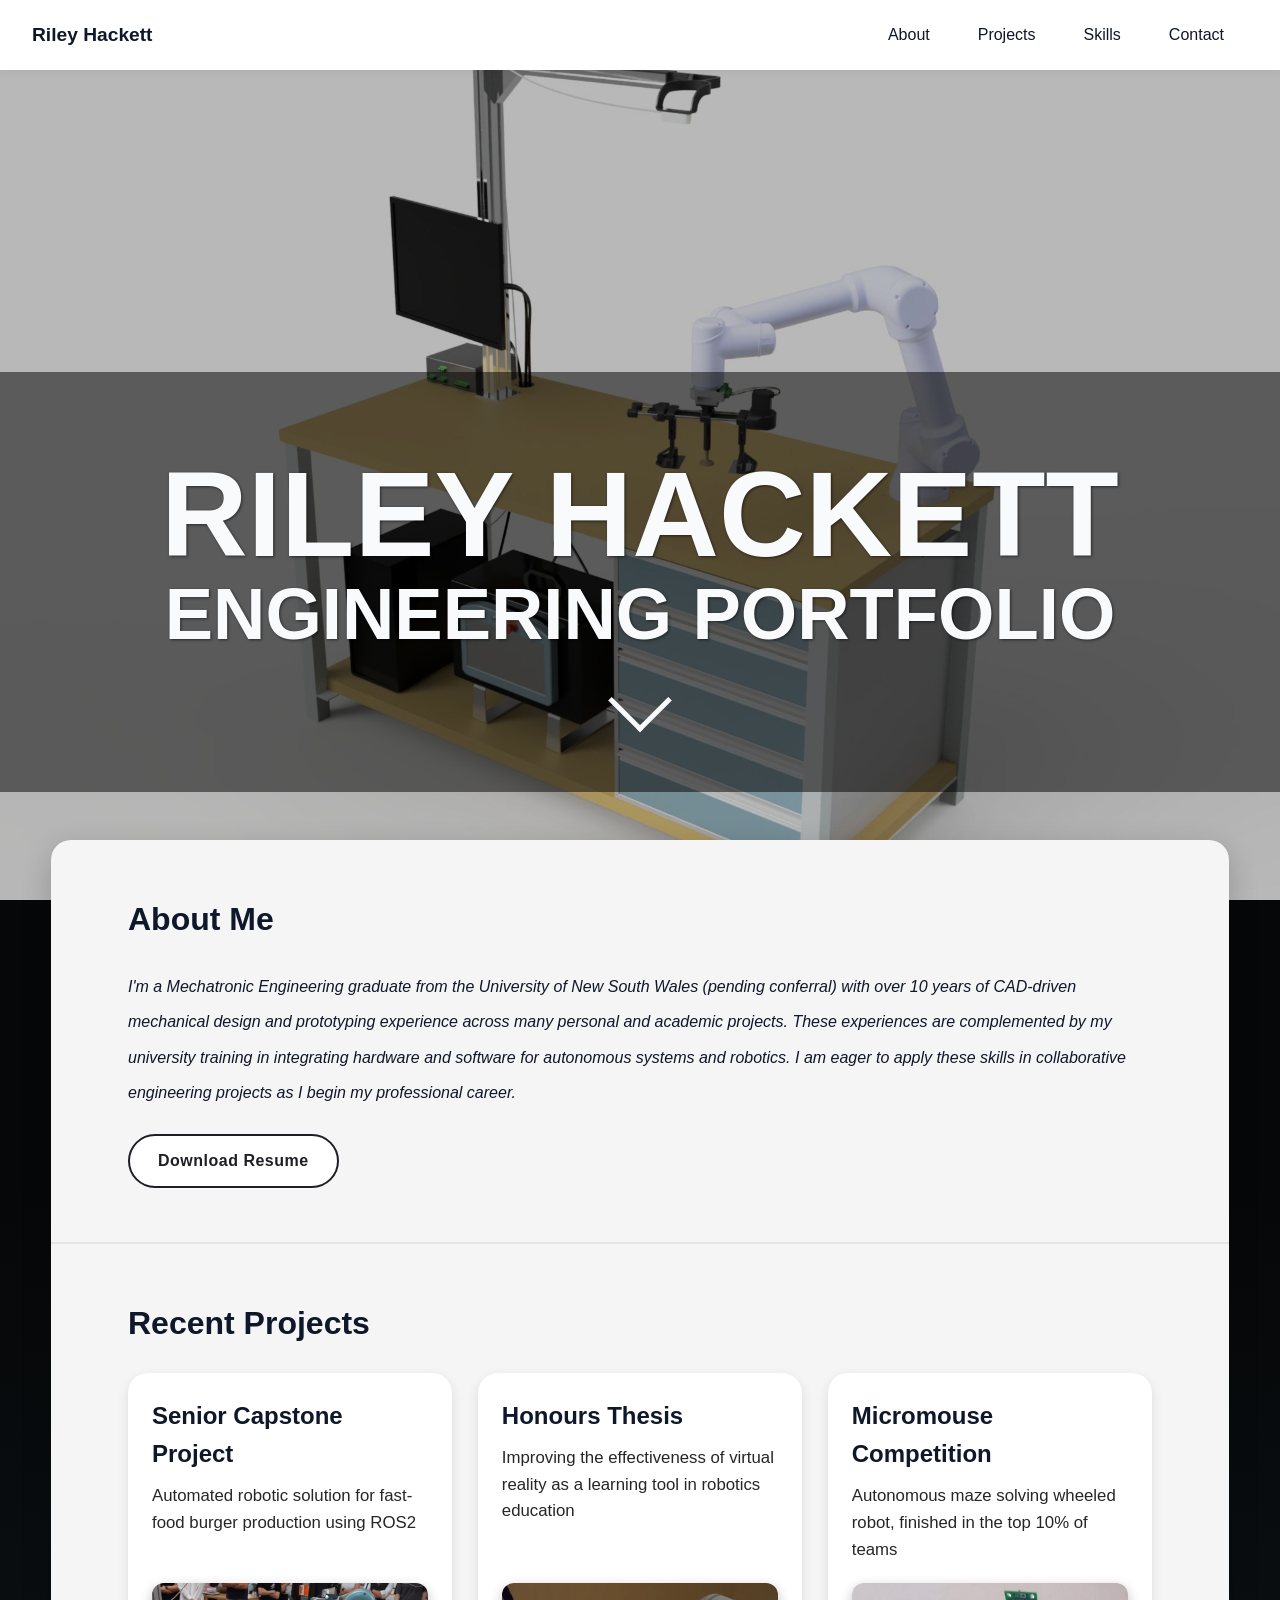
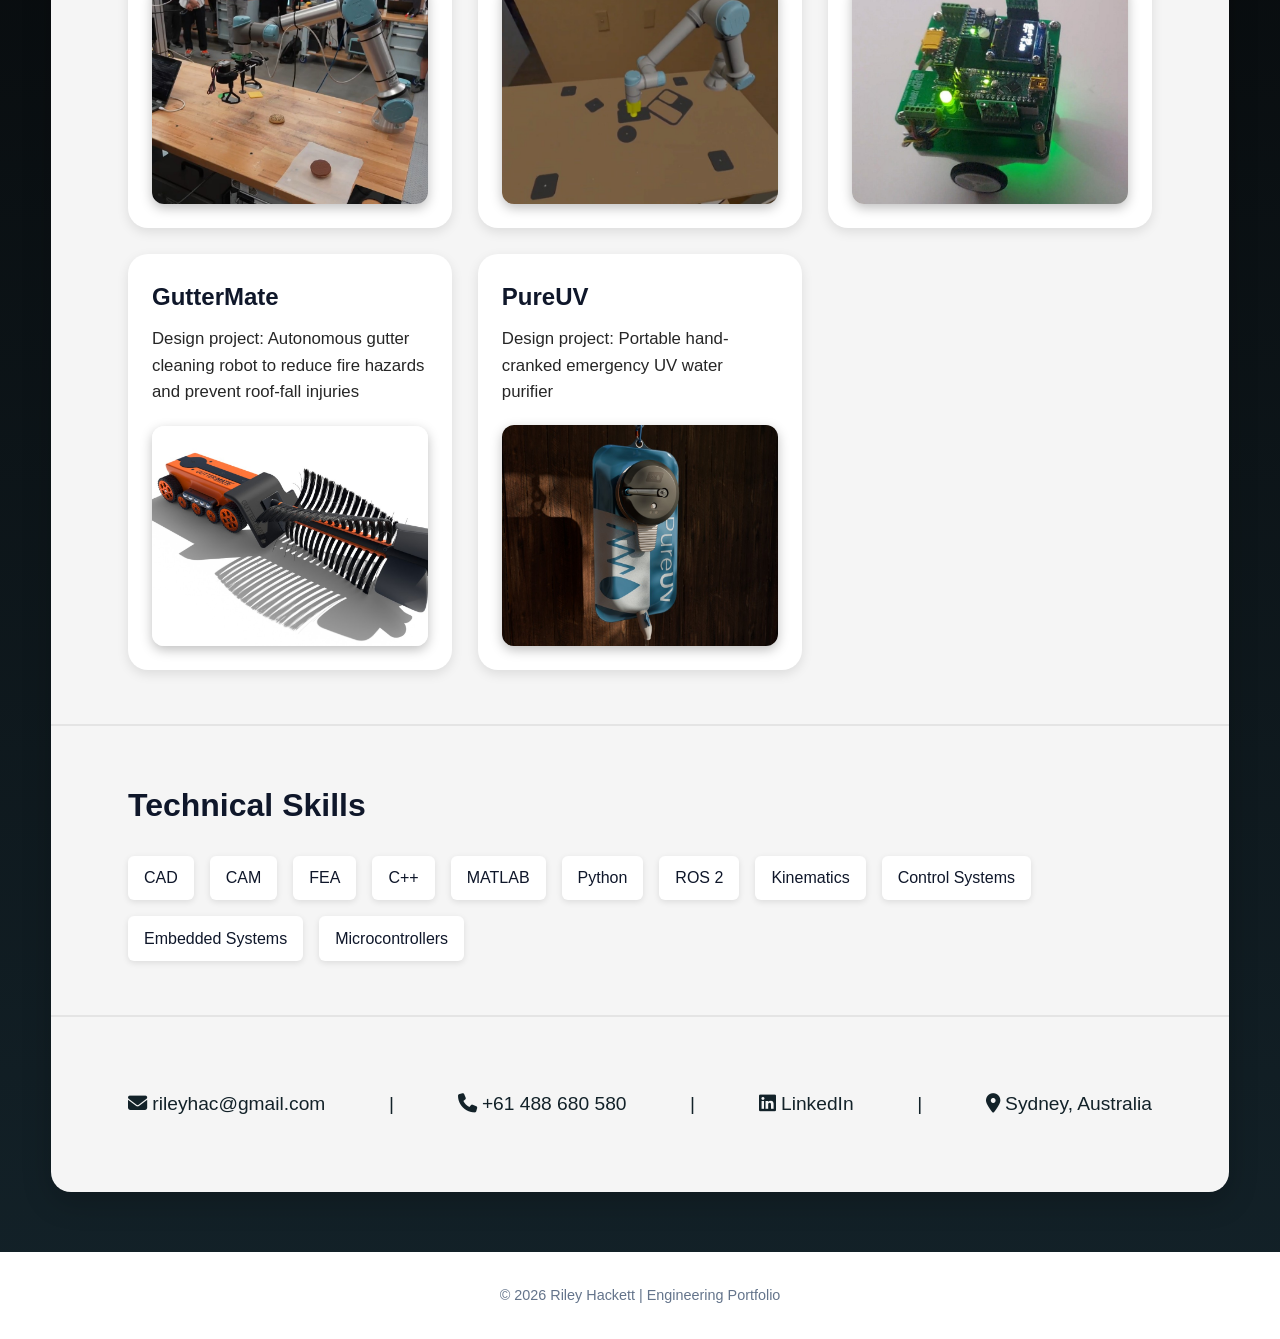
<file: index.html>
<!DOCTYPE html>
<html lang="en">
<head>
    <meta charset="UTF-8">
    <meta name="viewport" content="width=device-width, initial-scale=1.0">
    <title>Riley Hackett | Engineering Portfolio</title>
    <link rel="stylesheet" href="style.css">
    <link rel="stylesheet" href="https://cdnjs.cloudflare.com/ajax/libs/font-awesome/6.4.0/css/all.min.css">
    
</head>

<body>

    <nav>
        <div class="logo"><strong>Riley Hackett</strong></div>
        <div class="nav-links">
            <a href="#about" id="nav-about">About</a>

            <div class="dropdown">
                <a href="#projects" class="dropbtn">Projects</a>
                <div class="dropdown-content">
                    <a href="projects/project1.html">Capstone</a>
                    <a href="projects/project2.html">Thesis</a>
                    <a href="projects/project3.html">Micromouse</a>
                    <a href="projects/project4.html">GutterMate</a>
                    <a href="projects/project5.html">PureUV</a>
                </div>
            </div>


            <a href="#skills">Skills</a>
            <a href="#contact">Contact</a>
        </div>
    </nav>

    <section class="hero">
        <div class="hero-text-overlay">
            <svg class="hero-svg" xmlns="http://www.w3.org/2000/svg" viewBox="0 0 1000 240">
                <!-- Main title -->
                <text x="50%" y="50%" text-anchor="middle" dominant-baseline="middle" class="hero-main">
                    RILEY HACKETT
                </text>

                <!-- Subtitle perfectly aligned with main title -->
                <text x="50%" y="90%" text-anchor="middle" dominant-baseline="middle" class="hero-sub">
                    ENGINEERING PORTFOLIO
                </text>
            </svg>

            <a class="custom-btn" id="scroll-btn">
                <span class="arrow"></span>
            </a>
        </div>

        

        <script>
            const hero = document.querySelector('.hero');
            const nav = document.querySelector('nav');
            const navHeight = nav.offsetHeight;

            window.addEventListener('scroll', () => {
                const scrollY = window.scrollY;
                // offset relative to hero's start
                hero.style.backgroundPosition = `center ${scrollY * 0.6}px`;
            });
        </script>

        <script>
            document.addEventListener("DOMContentLoaded", function () {

                function scrollToAbout(e) {
                    e.preventDefault();

                    document.getElementById("about").scrollIntoView({
                        behavior: "smooth",
                        block: "center"
                    });
                }

                // Arrow button
                document.getElementById("scroll-btn")
                    .addEventListener("click", scrollToAbout);

                // Nav About link
                document.getElementById("nav-about")
                    .addEventListener("click", scrollToAbout);

            });
        </script>

    </section>

    

    <div class="main-content">
        <section id="about">
            <h2 class="section-title">About Me</h2>
            <p>
                <em>
                    I'm a Mechatronic Engineering graduate from the University of New South Wales (pending conferral) with over 10 years of CAD-driven mechanical design and prototyping experience across many personal
                    and academic projects. These experiences are complemented by my university training in integrating hardware and software
                    for autonomous systems and robotics. I am eager to apply these skills in collaborative engineering projects as I begin my professional career.
                </em>
            </p>
            <a href="Riley Hackett - Resume.pdf" class="resume-btn" target="_blank" download>
                Download Resume
            </a>
        </section>


        <section id="projects">
            <h2 class="section-title">Recent Projects</h2>

            <div class="projects-grid">
                <a href="projects/project1.html" class="project-card">
                    <h3>Senior Capstone Project</h3>
                    <p>Automated robotic solution for fast-food burger production using ROS2</p>
                    <img src="resources/Capstone_Sample.jpg" alt="Project 2 Render" class="project-image">
                </a>

                <a href="projects/project2.html" class="project-card">
                    <h3>Honours Thesis</h3>
                    <p>Improving the effectiveness of virtual reality as a learning tool in robotics education</p>
                    <img src="resources/Thesis_Sample.jpg" alt="Project 1 Render" class="project-image">
                </a>



                <a href="projects/project3.html" class="project-card">
                    <h3>Micromouse Competition</h3>
                    <p>Autonomous maze solving wheeled robot, finished in the top 10% of teams</p>
                    <img src="resources/Micromouse_Sample.jpg" alt="Project 3 Render" class="project-image">
                </a>

                <a href="projects/project4.html" class="project-card">
                    <h3>GutterMate</h3>
                    <p>Design project: Autonomous gutter cleaning robot to reduce fire hazards and prevent roof-fall injuries</p>
                    <img src="resources/Guttermate_Sample.jpg" alt="Project 4 Render" class="project-image">
                </a>

                <a href="projects/project5.html" class="project-card">
                    <h3>PureUV</h3>
                    <p>Design project: Portable hand-cranked emergency UV water purifier</p>
                    <img src="resources/PureUV_Sample.jpg" alt="Project 5 Render" class="project-image">
                </a>

            </div>
        </section>

        <section id="skills">
            <h2 class="section-title">Technical Skills</h2>
            <div class="skills-list">
                <div class="skill">CAD</div>
                <div class="skill">CAM</div>
                <div class="skill">FEA</div>
                <div class="skill">C++</div>
                <div class="skill">MATLAB</div>
                <div class="skill">Python</div>
                <div class="skill">ROS 2</div>
                <div class="skill">Kinematics</div>
                <div class="skill">Control Systems</div>
                <div class="skill">Embedded Systems</div>
                <div class="skill">Microcontrollers</div>
            </div>
        </section>

        <section id="contact">

            <div class="contact-links">
                <span><i class="fas fa-envelope"></i> rileyhac@gmail.com</span>
                <span class="separator">|</span>
                <span><i class="fas fa-phone"></i> +61 488 680 580</span>
                <span class="separator">|</span>
                <a href="https://www.linkedin.com/in/riley-hackett-a3109529b/" target="_blank" rel="noopener noreferrer"><i class="fab fa-linkedin"></i> LinkedIn</a>
                <span class="separator">|</span>
                <span><i class="fas fa-map-marker-alt"></i> Sydney, Australia</span>
            </div>
        </section>
    </div>




    <footer>
        © 2026 Riley Hackett | Engineering Portfolio
    </footer>


    
</body>
</html>
</file>
<file: style.css>
/* ========================================
   ROOT VARIABLES
======================================== */
:root {
    --primary: #0f172a;
    --accent: #2563eb;
    --light: #f8fafc;
    --gray: #64748b;
    --bg1: #060708;
    --bg2: #132229;
    --pbg1: #1D3540;
    --pbg2: #080F12;
    --card: #F5F5F5;
    --resbtn: #1E1E24;
}

/* ========================================
   GLOBAL RESET
======================================== */
* {
    margin: 0;
    padding: 0;
    box-sizing: border-box;
}

html {
    scroll-behavior: smooth;
}

body {
    font-family: Arial, Helvetica, sans-serif;
    line-height: 1.6;
    color: var(--primary);
    background: linear-gradient( to bottom, var(--bg1) 40%, var(--bg2) 100% );
}

img {
    max-width: 100%;
    height: auto;
    display: block;
}

/* ========================================
   NAVIGATION
======================================== */

nav {
    position: fixed;
    top: 0;
    width: 100%;
    height: 70px; /* fixed height */
    background: white;
    display: flex;
    justify-content: space-between;
    align-items: stretch; /* IMPORTANT */
    padding: 0 2rem; /* horizontal padding only */
    box-shadow: 0 2px 8px rgba(0,0,0,0.05);
    z-index: 1000;
}

.logo {
    display: flex;
    align-items: center; /* ensures perfect vertical centering */
    font-weight: bold;
    font-size: 1.2rem;
}

/* Container for right-side links (if you have one) */
.nav-links {
    display: flex;
}

/* Nav buttons */
nav a {
    display: flex;
    align-items: center; /* center text vertically */
    padding: 0 1.5rem; /* horizontal spacing */
    text-decoration: none;
    color: var(--primary);
    font-weight: 500;
    transition: background 0.2s ease, color 0.2s ease;
}

    /* Full-height hover effect */
    nav a:hover {
        background: rgba(0,0,0,0.7);
        color: white;
    }

@media (max-width: 768px) {

    /* Hide logo */
    .logo {
        display: none;
    }

    /* Center the nav links */
    nav {
        justify-content: center;
        padding: 0; /* optional: removes side spacing */
    }

    .nav-links {
        justify-content: center;
        width: 100%;
    }
}


/* Make dropdown a flex item like other nav links */
.dropdown {
    display: flex; /* become a flex child */
    align-items: stretch; /* stretch to full nav height */
    position: relative; /* for dropdown positioning */
}

    /* Make the main Projects link fill the container height */
    .dropdown > a {
        display: flex;
        align-items: center; /* vertically center text */
        padding: 0 1.5rem; /* same horizontal spacing as other links */
        height: 100%; /* fill nav height */
        text-decoration: none;
        color: var(--primary);
        font-weight: 500;
        transition: background 0.2s, color 0.2s;
    }

    /* Hover effect matches other nav links */
    .dropdown:hover > a {
        background: rgba(0,0,0,0.7);
        color: white;
    }

/* Dropdown content (keep your existing styles) */
.dropdown-content {
    display: none;
    position: absolute;
    top: 100%;
    left: 0;
    background-color: white;
    min-width: 140px;
    border-radius: 0;
    box-shadow: 0 8px 16px rgba(0,0,0,0.2);
    z-index: 999;
    flex-direction: column;
}

.dropdown:hover .dropdown-content {
    display: flex;
    flex-direction: column;
}

.dropdown-content a {
    padding: 0.75rem 1.5rem;
    text-decoration: none;
    color: var(--primary);
    font-weight: 500;
    display: block;
    transition: background 0.2s, color 0.2s;
}

    .dropdown-content a:hover {
        background: rgba(0,0,0,0.7);
        color: white;
    }

/* ========================================
   SECTIONS
======================================== */
section {
    
    padding: clamp(30px, 6vh, 100px) clamp(5%, 6vw, 10%);
}

    section + section {
        border-top: 2px solid rgba(0,0,0,0.07);
    }

.section-title {
    font-size: clamp(1.5rem, 3vw, 2rem);
    margin-bottom: 1.5rem;
}

/* ========================================
   HERO
======================================== */
/* Hero Section */
.hero {
    min-height: 100vh;
    display: flex;
    justify-content: center;
    align-items: center;
    text-align: center;
    color: var(--light);
    background-image: url('resources/mainRender.jpg');
    background-size: cover;
    background-position: center top;
    background-repeat: no-repeat;
    position: relative;
}

    .hero::before {
        content: "";
        position: absolute;
        inset: 0;
        background: rgba(0,0,0,0.25);
        z-index: 0; /* behind text */
    }

/* Overlay container */
.hero-text-overlay {
    position: absolute;
    bottom: 12%;
    width: 100%;
    display: flex;
    flex-direction: column; /* stack text + button vertically */
    align-items: center; /* center horizontally */
    gap: clamp(1rem, 1vw, 2rem); /* spacing between title and button */
    background: rgba(0,0,0,0.5);
    padding: clamp(1rem, 5vw, 2rem) clamp(2%, 5vw, 10%);
    
    box-sizing: border-box;
    z-index: 1; /* above overlay */
}

/* Title wrapper to shrink-wrap h1 */
.hero-title-wrapper {
    display: inline-block; /* shrink-wrap width of h1 */
    text-align: center;
}

/* Main title */s
.hero h1 {
    font-size: clamp(2.5rem, 8vw, 6rem);
    line-height: 1.1;
    text-shadow: 1px 1px 3px rgba(0,0,0,0.55);
    margin: 0;
}

/* Subtitle aligned with h1 edges via JS */
.hero h2 {
    font-size: clamp(1.5rem, 4vw, 2.7rem); /* starting size, will be adjusted by JS */
    line-height: 1.1;
    text-shadow: 1px 1px 3px rgba(0,0,0,0.55);
    margin: 0.2rem 0 0 0;
    display: inline-block; /* shrink-wrap for JS */
    width: auto; /* allow JS to adjust width */
    text-align: center;
}

/* Optional hero paragraph */
.hero p {
    margin-top: 0rem;
    max-width: 700px;
    margin-left: auto;
    margin-right: auto;
    font-size: clamp(1rem, 2.5vw, 1.5rem);
    text-align: center;
}

/* ========================================
   SVG Styling
======================================== */
.hero-svg {
   
    width: 80vw; /* responsive width */
    max-width: 1000px; /* optional max width */
    
    height: auto;
    display: block;
    margin: 0 auto;
    padding: 0;
}


    .hero-svg text {
        fill: var(--light);
        text-shadow: 1px 1px 3px rgba(0,0,0,0.55);
        font-family: Arial, Helvetica, sans-serif; /* or monospace if you want perfect letters */
    }

    .hero-svg .hero-main {
        font-size: 120px; /*font-size: 4.7vw;*/ /* responsive size */
        font-weight: bold;
    }

    .hero-svg .hero-sub {
        font-size: 72.5px;
        /*font-size: 2.839vw;*/ /* smaller, perfectly aligned */
        font-weight: bold;
    }

/* ========================================
   MAIN CONTENT CARD
======================================== */
.main-content {
    background-color: var(--card);
    color: var(--primary);
    max-width: min(1200px, 92%);
    margin: -60px auto 60px auto;
    border-radius: 20px;
    box-shadow: 0 10px 30px rgba(0,0,0,0.2);
    position: relative;
    z-index: 2;
    padding: 0;
}

    .main-content p {
        line-height: 1.8;
    }

#about p {
    line-height: 2.2;
}

/* ========================================
   SKILLS
======================================== */
.skills-list {
    display: flex;
    flex-wrap: wrap;
    gap: 1rem;
}

.skill {
    background: white;
    padding: 0.6rem 1rem;
    border-radius: 6px;
    box-shadow: 0 2px 6px rgba(0,0,0,0.1);
}

/* ========================================
   PROJECTS GRID
======================================== */
.projects-grid {
    display: grid;
    grid-template-columns: repeat(auto-fit, minmax(320px, 1fr));
    gap: clamp(20px, 2vw, 30px);
}

.project-card {
    background: white;
    border-radius: 20px;
    box-shadow: 0 4px 12px rgba(0,0,0,0.1);
    text-decoration: none;
    color: inherit;
    transition: transform 0.25s ease, box-shadow 0.25s ease;
    display: flex;
    flex-direction: column;
    padding: 1.5rem;
}

    .project-card:hover {
        transform: translateY(-6px);
        box-shadow: 0 10px 22px rgba(0,0,0,0.12);
    }

    .project-card h3 {
        font-size: 1.5rem;
        margin-bottom: 0.6rem;
    }

    .project-card p {
        font-size: 1.05rem;
        color: #262626;
        margin-bottom: 1.2rem;
        line-height: 1.6;
    }

    /* Image inside card */
    .project-card img {
        margin-top: auto;
        border-radius: 12px;
        box-shadow: 0 4px 12px rgba(0,0,0,0.25);
    }

/* ========================================
   BUTTONS
======================================== */
.btn {
    display: inline-block;
    margin-top: 1.5rem;
    padding: 0.75rem 1.75rem;
    border: 2px solid var(--resbtn);
    border-radius: 999px;
    background-color: white;
    color: var(--resbtn);
    font-weight: 600;
    letter-spacing: 0.5px;
    text-decoration: none;
    transition: all 0.25s ease;
}

    .btn:hover {
        background-color: var(--resbtn);
        color: white;
        transform: translateY(-4px);
    }

.resume-btn {
    display: inline-block;
    margin-top: 1.5rem;
    padding: 0.75rem 1.75rem;
    border: 2px solid var(--resbtn);
    border-radius: 999px;
    background-color: white;
    color: var(--resbtn);
    font-weight: 600;
    letter-spacing: 0.5px;
    text-decoration: none;
    transition: all 0.25s ease;
}

    .resume-btn:hover {
        background-color: var(--resbtn);
        color: white;
        transform: translateY(-4px);
    }

/* ========================================
   SCALING ARROW BUTTON (WORKING)
======================================== */
.custom-btn {
    display: inline-block;
    width: clamp(60px, 8vw, 100px);
    height: clamp(60px, 8vw, 100px);
    position: relative;
    margin-top: 0rem;
    cursor: pointer;
    animation: bounce 2s infinite;
    
}

    .custom-btn::before {
        content: "";
        position: absolute;
        left: 50%;
        top: 50%;
        width: 0;
        height: 0;
        background: var(--light);
        border-radius: 50%;
        transform: translate(-50%, -50%) scale(0);
        transition: width 0.3s ease, height 0.3s ease, transform 0.3s ease;
        z-index: 0;
    }

    .custom-btn:hover::before {
        width: 80%;
        height: 80%;
        transform: translate(-50%, -50%) scale(1);
    }

    .custom-btn .arrow {
        display: block;
        position: absolute;
        left: 50%;
        top: 18%;
        width: clamp(28px, 4vw, 45px);
        height: clamp(28px, 4vw, 45px);
        border-bottom: 5px solid var(--light);
        border-right: 5px solid var(--light);
        transform: translateX(-50%) rotate(45deg);
        transition: border-color 0.3s ease;
        z-index: 1;
    }

    .custom-btn:hover .arrow {
        border-color: var(--bg1);
    }

@keyframes bounce {
    0%, 20%, 50%, 80%, 100% {
        transform: translateY(0);
    }

    40% {
        transform: translateY(10px);
    }

    60% {
        transform: translateY(5px);
    }
}

/* ========================================
   CONTACT
======================================== */

#contact {
    padding-top: clamp(60px, 8vh, 100px);
    padding-bottom: clamp(60px, 8vh, 100px);
}

.contact-links {
    display: flex;
    justify-content: space-between; /* THIS is the key */
    align-items: center;
    gap: 1rem;
    flex-wrap: wrap;
    width: 100%; /* ensure full width */
    font-size: clamp(1rem, 1.5vw, 1.3rem);
    margin-top: 0;
}

    .contact-links span,
    .contact-links a {
        color: var(--bg2);
        text-decoration: none;
        font-weight: 500;
    }

        .contact-links a:hover {
            color: var(--accent);
        }

.separator {
    user-select: none;
}

@media (max-width: 768px) {
    .contact-links {
        flex-direction: column;
        align-items: center;
        justify-content: center;
    }

    .separator {
        display: none;
    }
}

/* ========================================
   FOOTER
======================================== */
footer {
    text-align: center;
    padding: 2rem;
    background: white;
    color: var(--gray);
    font-size: 0.9rem;
}


/* ========================================
   PROJECT PAGE STYLING
======================================== */


.project-body {
    background: var(--bg1);
}

.project-hero {
    padding: 140px 5% 80px 5%;
    background: linear-gradient( 135deg, #050B0D 0%, /* slightly darker */
    #132229 60%, /* your base */
    #1b3139 100% /* slightly lighter / richer teal */
    );
    color: var(--light);
}

.project-hero-inner {
    max-width: 1000px;
    margin: 0 auto;
}

.project-meta {
    text-transform: uppercase;
    letter-spacing: 2px;
    font-size: 1rem;
    opacity: 0.7;
    margin-bottom: 1rem;
}

.project-title {
    font-size: clamp(2.2rem, 5vw, 3.5rem);
    line-height: 1.15;
    margin-bottom: 1.2rem;
    font-weight: 700;
}

.project-subtitle {
    font-size: clamp(1.1rem, 2vw, 1.4rem);
    max-width: 750px;
    line-height: 1.6;
    opacity: 0.9;
}

.hero-divider {
    width: 200px;
    height: 2px;
    background: var(--light);
    margin-top: 1.5rem;
    margin-bottom: 2rem;
    opacity: 0.7;
}

.project-tagline {
    max-width: 800px;
    font-size: 1.2rem;
    opacity: 0.9;
}

/* Main container */
.project-container {
    background: var(--card);
    max-width: min(1200px, 92%); /* same as home */
    margin: -60px auto 80px auto;
    padding: 3rem;
    border-radius: 20px;
    box-shadow: 0 10px 30px rgba(0,0,0,0.2);
}



/* Project facts row */
.project-facts {
    display: grid;
    grid-template-columns: repeat(auto-fit, minmax(200px, 1fr));
    gap: 1.5rem;
    margin: 2.5rem 0;
    padding: 1.5rem;
    background: #f1f5f9;
    border-radius: 12px;
    font-size: 0.95rem;
}

/* Content sections */
.content-section {
    margin-bottom: 3rem;
}

    .content-section h2 {
        margin-bottom: 1rem;

    }

    .content-section p {
        margin-bottom: 0rem;
    }

/* Split layout */
.split-section {
    display: grid;
    grid-template-columns: 1fr 1fr;
    gap: 3rem;
    align-items: center;
    margin-bottom: 3rem;
}

    .split-section img {
        width: 100%;
        border-radius: 15px;
        box-shadow: 0 6px 18px rgba(0,0,0,0.15);
    }

/* Image grid */
.media-grid {
    display: grid;
    grid-template-columns: repeat(auto-fit, minmax(250px, 1fr));
    gap: 1.5rem;
    
}

    .media-grid img {
        border-radius: 12px;
        box-shadow: 0 4px 12px rgba(0,0,0,0.15);
        width: 100%;
        height: auto;
        display: block;
    }

/* Results list */
.results-list {
    list-style: disc;
    padding-left: 1.5rem;
    line-height: 1.8;
}

/* Back button */
.back-btn {
    margin-top: 0rem;
    display: inline-block;
    
}

/* =============
   Featured Media Slideshow
=============== */
.featured-media {
    position: relative;
    width: 100%;
    max-width: 950px; /* max width of the slideshow */
    aspect-ratio: 5 / 4; /* keeps width:height = 5:4 */
    margin: 0rem auto;
    overflow: hidden;
    border-radius: 1rem;
    background: var(--card);
    box-shadow: 0 8px 16px rgba(0,0,0,0.2);
    margin-bottom: 4rem;
}

.media-slide {
    position: absolute;
    top: 0;
    left: 0;
    width: 100%;
    height: 100%; /* fill container fully */
    opacity: 0;
    transition: opacity 1s ease;
    text-align: center;
}

    .media-slide.active {
        opacity: 1;
        position: relative;
    }

    .media-slide.fade-in {
        opacity: 1;
    }

    .media-slide img,
    .media-slide video {
        width: 100%;
        height: 100%; /* fill container */
        border-radius: 1rem;
        object-fit: cover; /* scale media without stretching */
    }

    .media-slide figcaption {
        position: absolute;
        bottom: 10px;
        left: 10px;
        color: #fff;
        font-size: 0.9rem;
        background: transparent; /* remove black background */
        margin: 0;
        padding: 0;
    }
    

.iteration-grid {
    display: grid;
    grid-template-columns: repeat(auto-fit, minmax(200px, 1fr));
    gap: 1rem;
    
   
}

.iteration-item {
    text-align: center;
    margin-top: 1.5rem;
}

    .iteration-item img {
        width: 100%;
        border-radius: 12px;
        box-shadow: 0 4px 12px rgba(0,0,0,0.15);
    }

    .iteration-item figcaption {
        margin-top: 0.5rem;
        font-size: 0.95rem;
        color: var(--gray);
        font-style: italic;
        
    }

    .iteration-item video {
        display: block; /* important */
        width: 100%;
        max-height: 500px;
        object-fit: cover;
        border-radius: 12px;
        box-shadow: 0 10px 25px rgba(0,0,0,0.15);
    }

/* Responsive adjustments */
@media (max-width: 768px) {

    .project-container {
        padding: 2rem;
        
    }

    .split-section {
        grid-template-columns: 1fr;
        gap: 2rem;
    }
}


.results-list + p {
    margin-top: 1rem;
}


.project-nav {
    display: flex;
    justify-content: space-between;
    margin-top: 3rem;
}

    .project-nav .btn {
        padding: 0.8rem 1.5rem;
    }

.prev-btn {
    text-align: left;
}

.next-btn {
    text-align: right;
    margin-left: auto;
}
</file>
